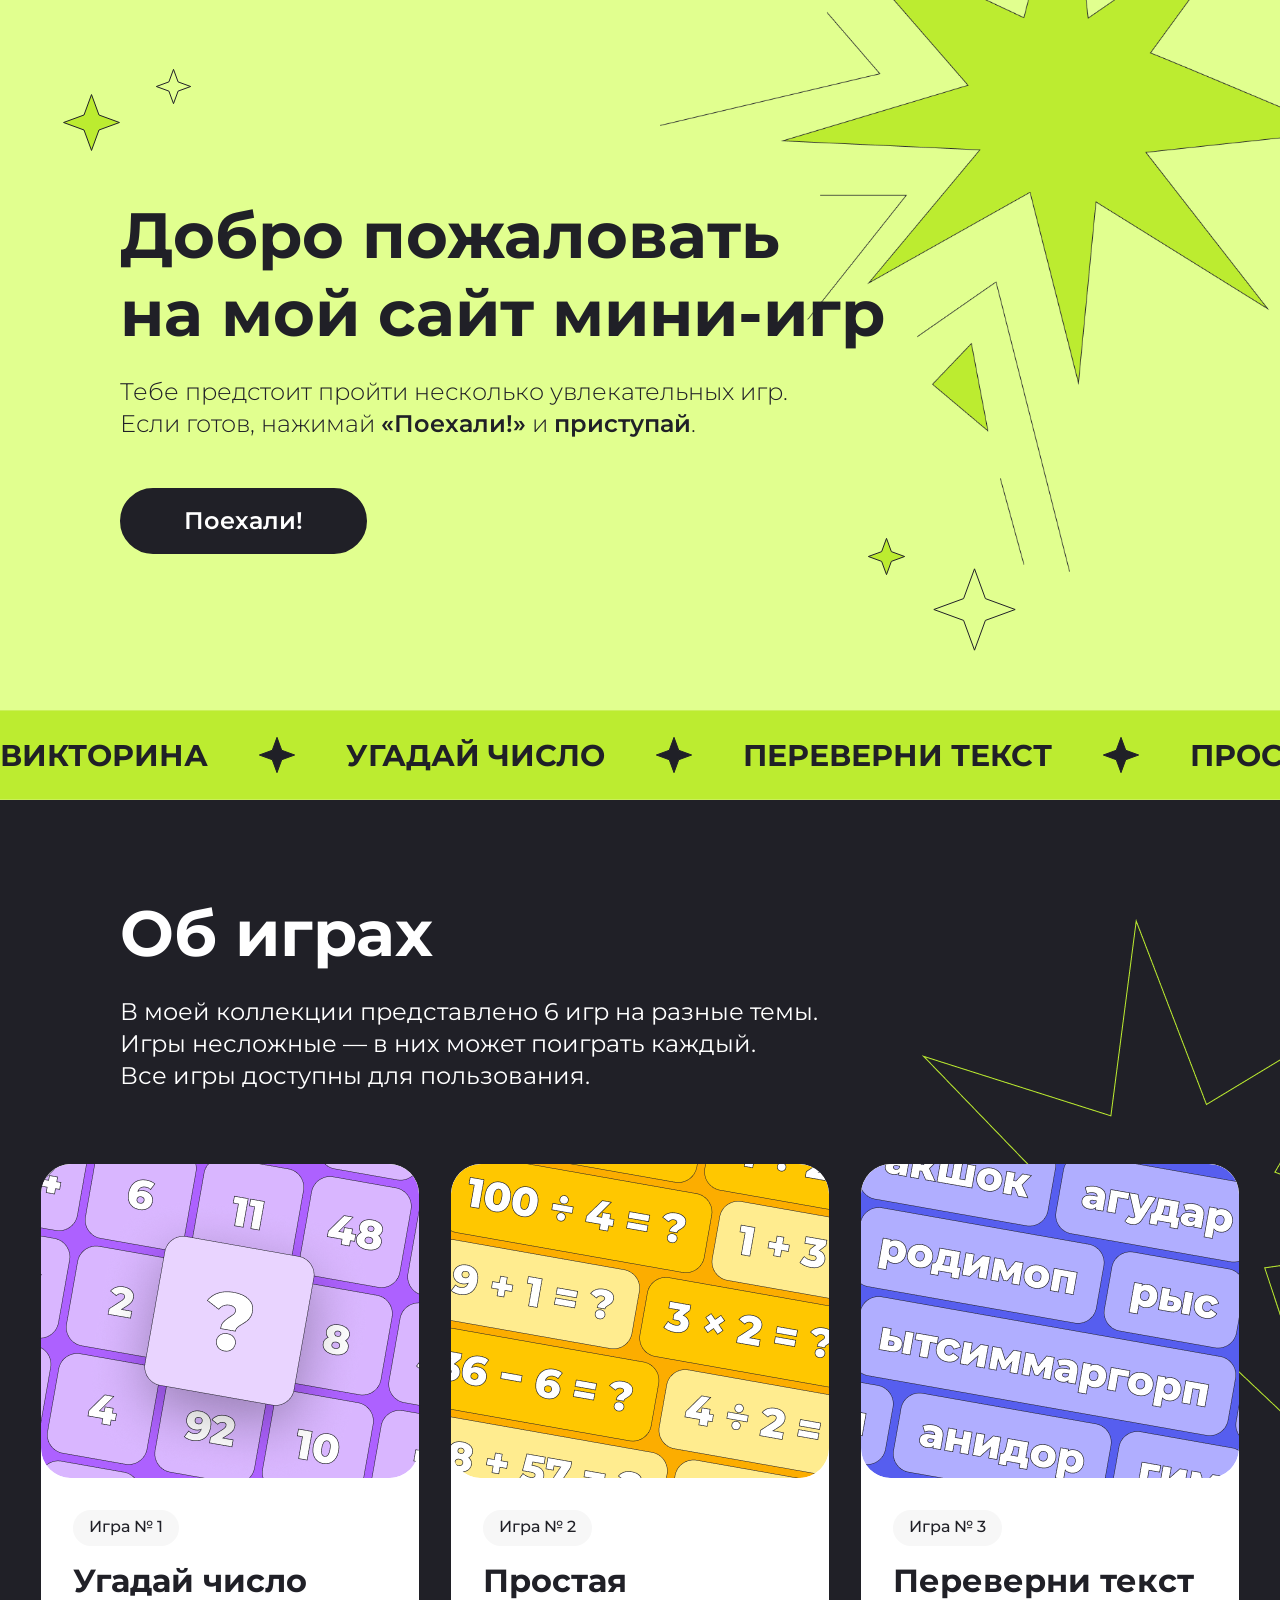
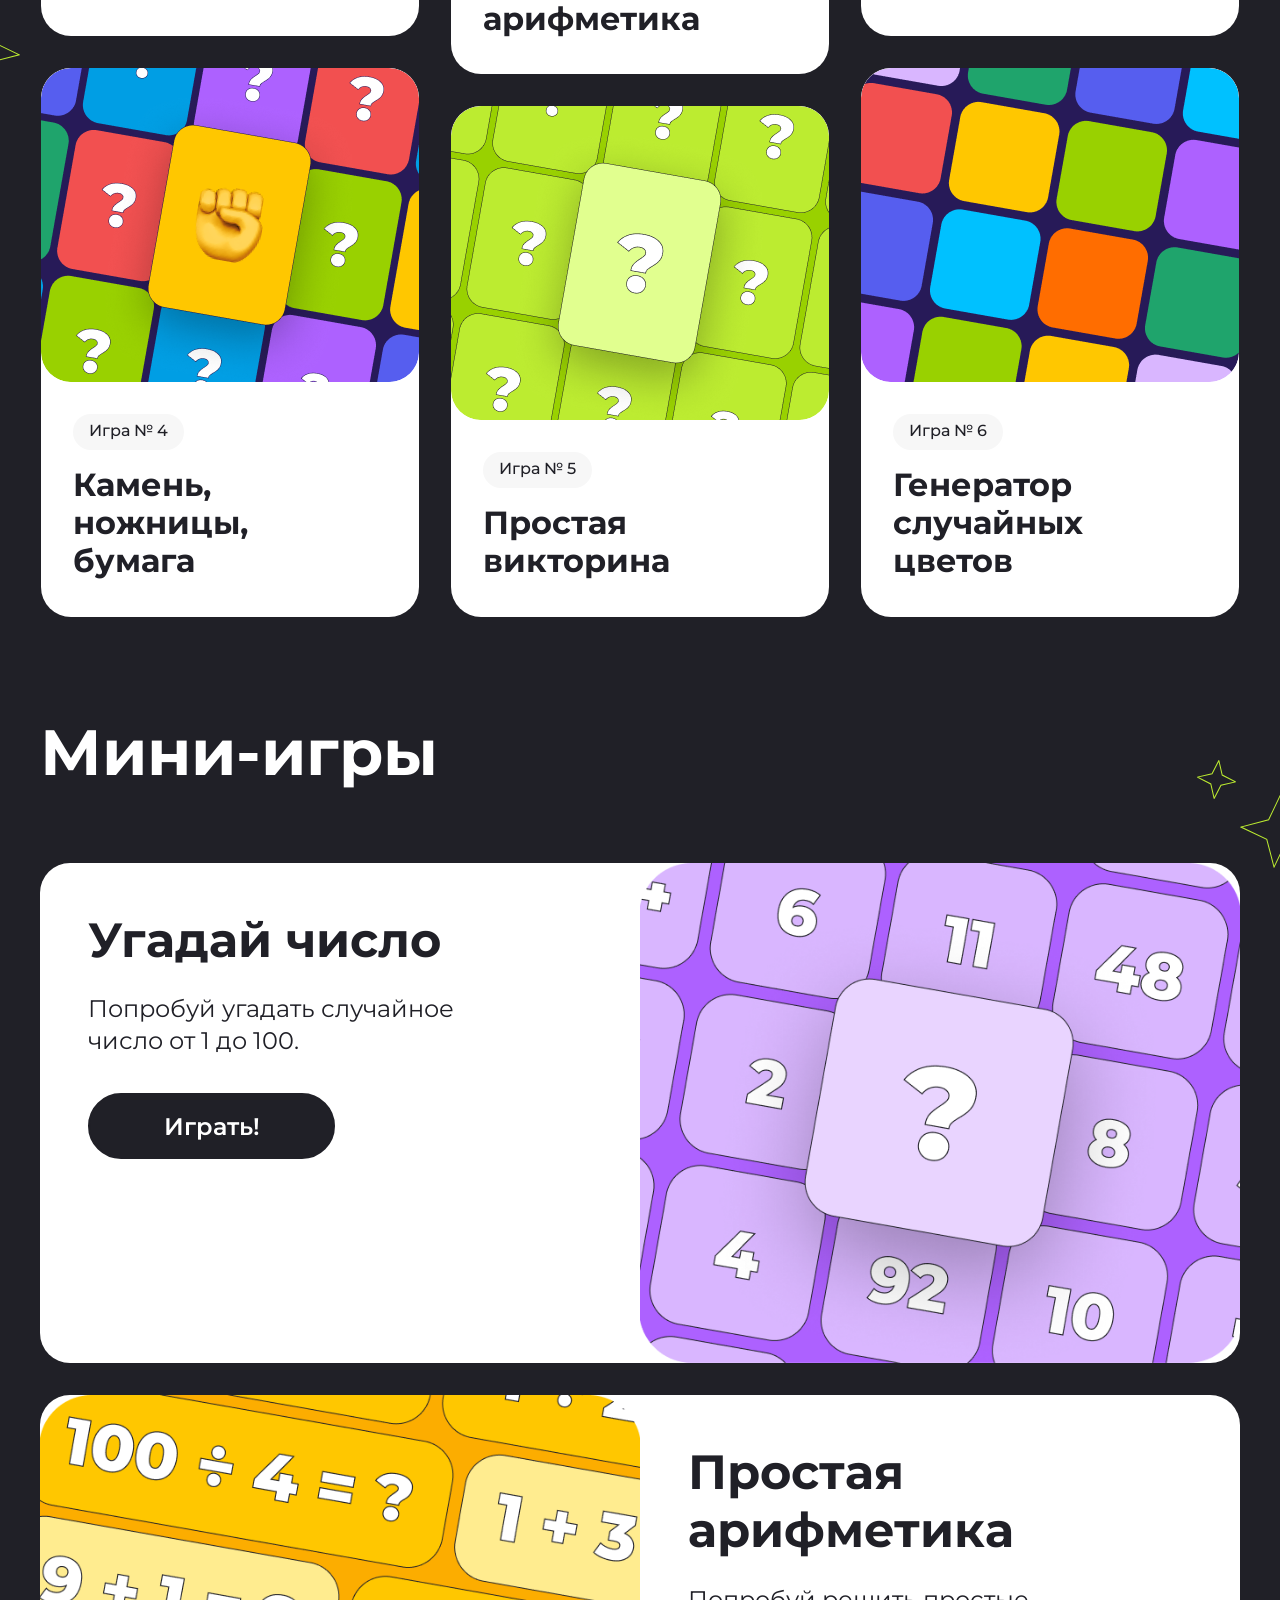
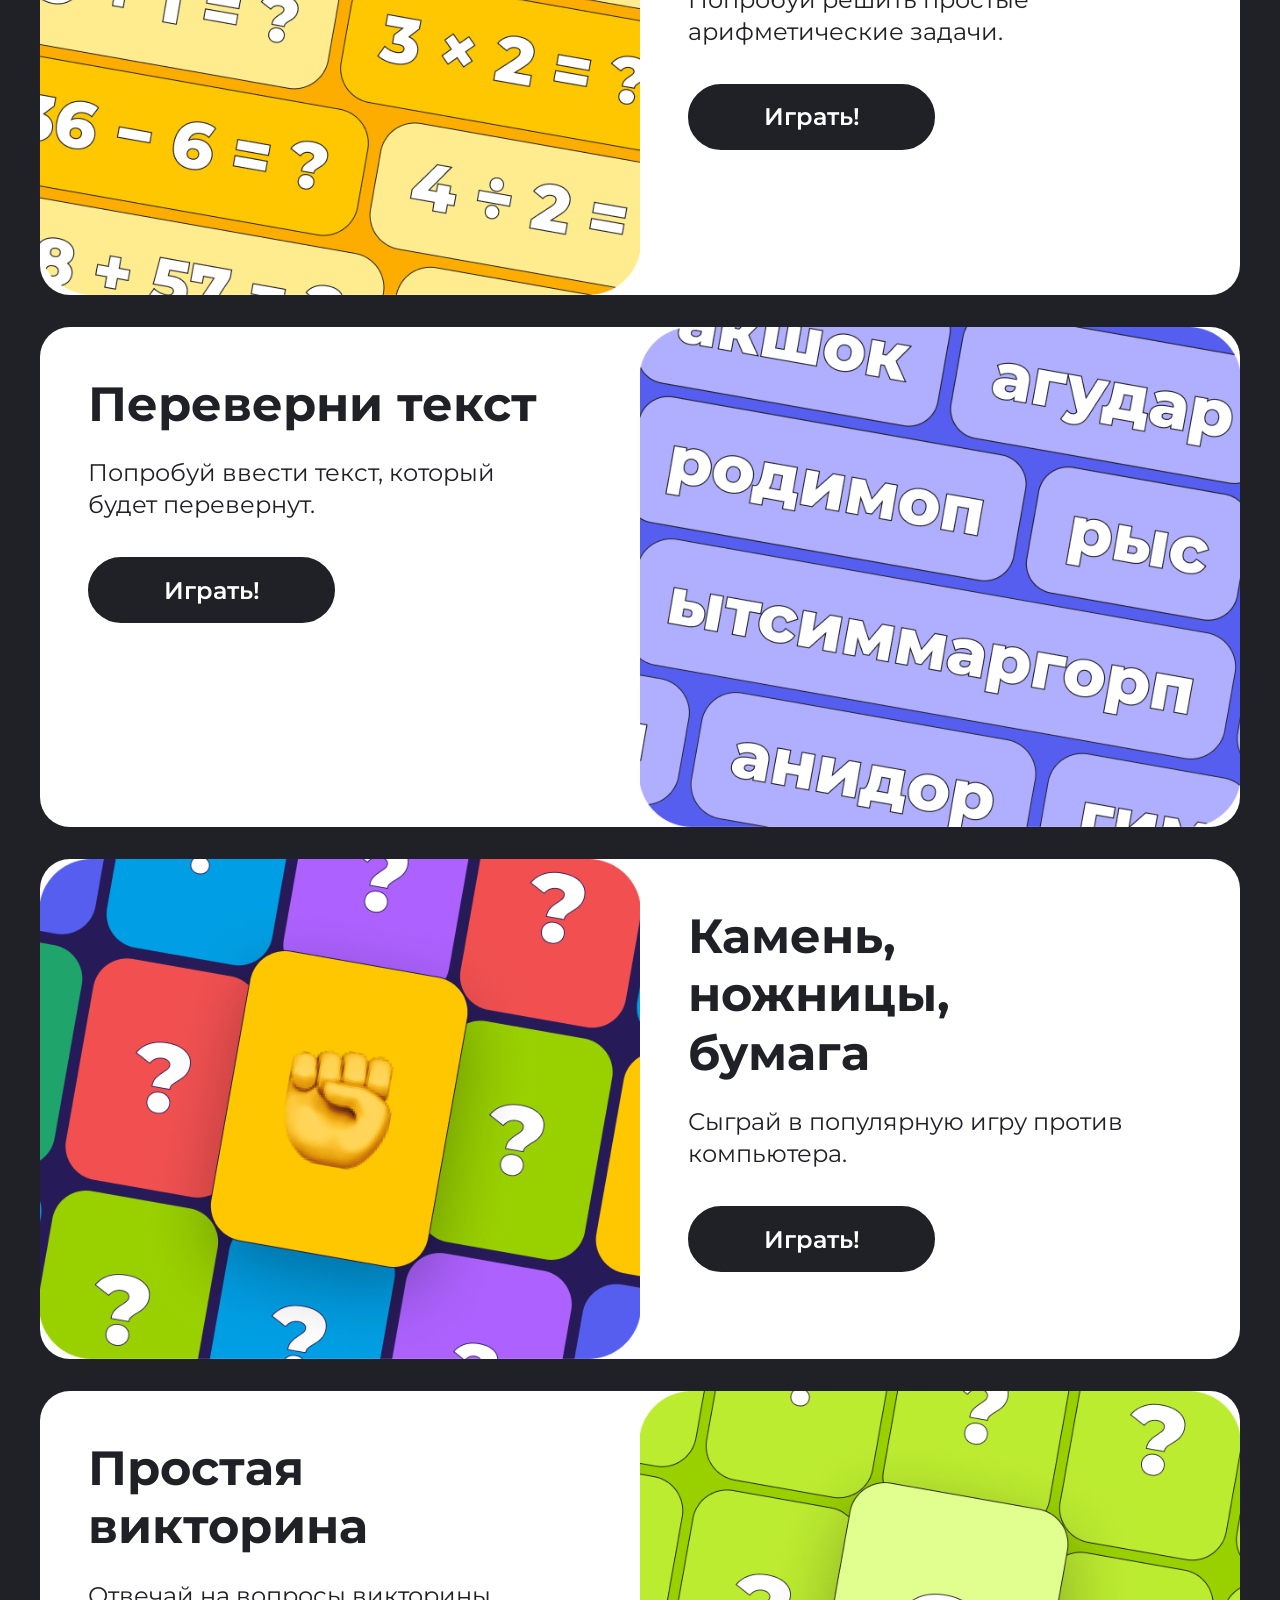
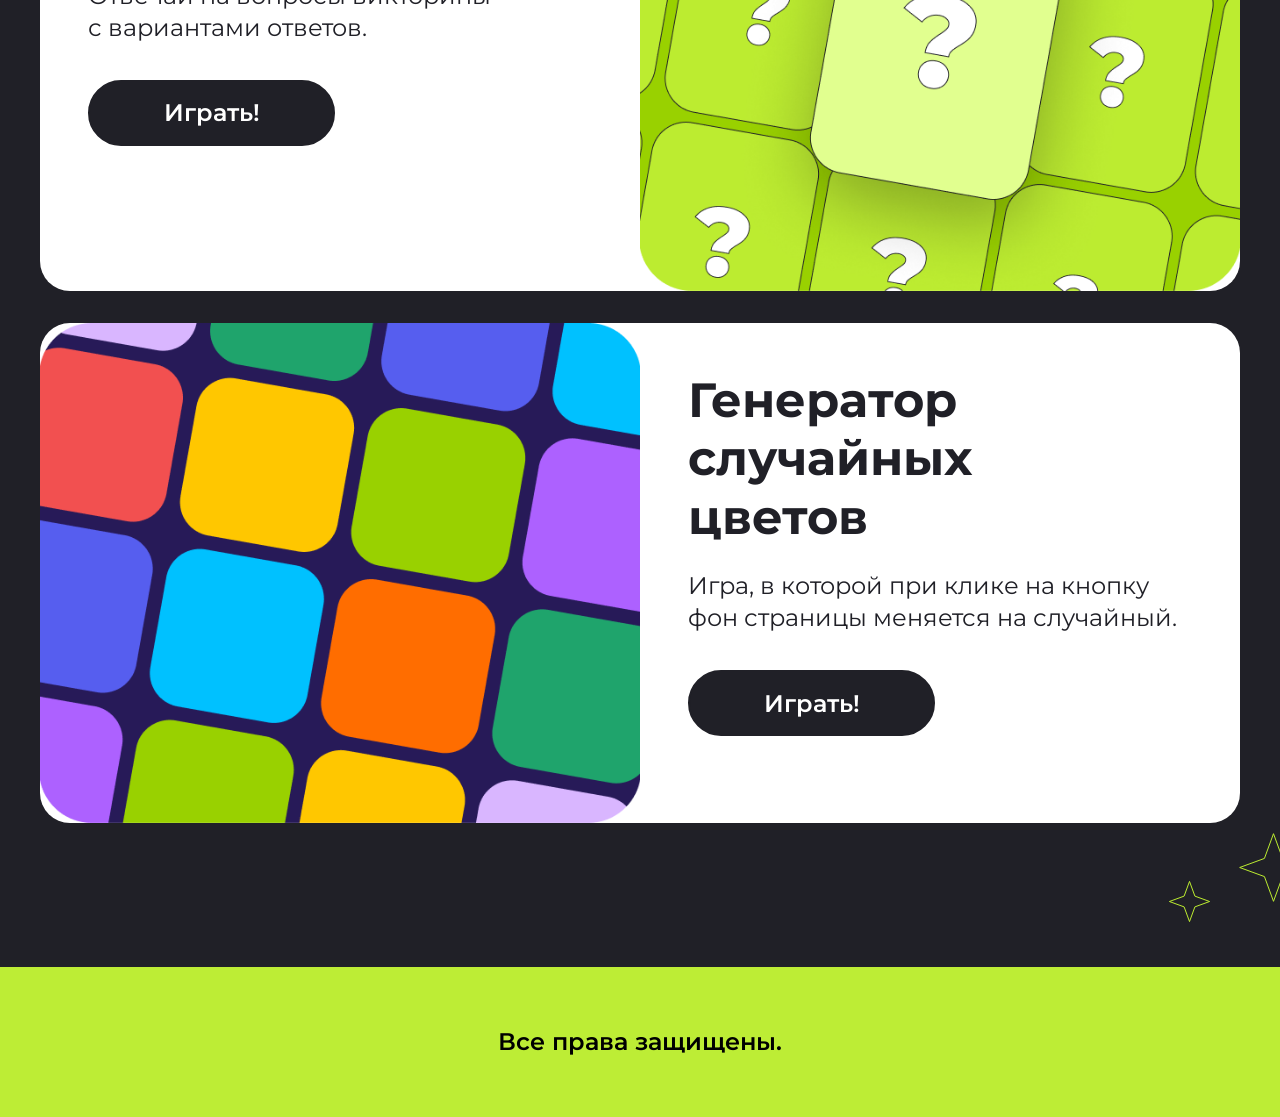
<file: index.html>
<!DOCTYPE html>
<html lang="ru">
<head>
  <meta charset="UTF-8">
  <meta name="viewport" content="width=device-width, initial-scale=1.0">
  <title>Сайт с мини-играми</title>
  <link rel="preconnect" href="https://fonts.googleapis.com">
  <link rel="preconnect" href="https://fonts.gstatic.com" crossorigin>
  <link href="https://fonts.googleapis.com/css2?family=Montserrat:wght@300;400;600;700&display=swap" rel="stylesheet">
  <link rel="stylesheet" href="style.css">
</head>
<body>
  <main>
    <!-- Block 1: Welcome -->
    <section class="welcome">
      <!-- decorations -->
      <img src="img/deco-starburst.png" alt="" class="welcome__deco welcome__deco--starburst" aria-hidden="true">
      <img src="img/deco-starburst-mobile.png" alt="" class="welcome__deco welcome__deco--starburst-mobile" aria-hidden="true">
      <img src="img/star-lime.svg" alt="" class="welcome__deco welcome__deco--star-1" aria-hidden="true">
      <img src="img/star-outline.svg" alt="" class="welcome__deco welcome__deco--star-2" aria-hidden="true">
      <img src="img/star-lime.svg" alt="" class="welcome__deco welcome__deco--star-3" aria-hidden="true">
      <img src="img/star-outline.svg" alt="" class="welcome__deco welcome__deco--star-4" aria-hidden="true">

      <div class="welcome__content">
        <div class="welcome__text">
          <h1 class="welcome__title">Добро пожаловать<br>на мой сайт мини-игр</h1>
          <p class="welcome__subtitle">Тебе предстоит пройти несколько увлекательных игр. <br class="welcome__br">Если готов, нажимай <span class="welcome__accent">«Поехали!»</span> и <span class="welcome__accent">приступай</span>.</p>
        </div>
        <!-- desktop: scrolls to "Об играх"; mobile: scrolls to "Мини-игры" -->
        <a href="#about" class="btn welcome__btn welcome__btn--desktop">Поехали!</a>
        <a href="#games" class="btn welcome__btn welcome__btn--mobile">Поехали!</a>
      </div>

      <!-- Animated ticker strip -->
      <div class="ticker" aria-hidden="true">
        <div class="ticker__track">
          <div class="ticker__group">
            <span class="ticker__item">Викторина</span>
            <img src="img/star-dark.svg" alt="" class="ticker__star">
            <span class="ticker__item">угадай число</span>
            <img src="img/star-dark.svg" alt="" class="ticker__star">
            <span class="ticker__item">Переверни текст</span>
            <img src="img/star-dark.svg" alt="" class="ticker__star">
            <span class="ticker__item">Простая арифметика</span>
            <img src="img/star-dark.svg" alt="" class="ticker__star">
            <span class="ticker__item">Камень, ножницы, бумага</span>
            <img src="img/star-dark.svg" alt="" class="ticker__star">
            <span class="ticker__item">Генератор случайных цветов</span>
            <img src="img/star-dark.svg" alt="" class="ticker__star">
          </div>
          <div class="ticker__group" aria-hidden="true">
            <span class="ticker__item">Викторина</span>
            <img src="img/star-dark.svg" alt="" class="ticker__star">
            <span class="ticker__item">угадай число</span>
            <img src="img/star-dark.svg" alt="" class="ticker__star">
            <span class="ticker__item">Переверни текст</span>
            <img src="img/star-dark.svg" alt="" class="ticker__star">
            <span class="ticker__item">Простая арифметика</span>
            <img src="img/star-dark.svg" alt="" class="ticker__star">
            <span class="ticker__item">Камень, ножницы, бумага</span>
            <img src="img/star-dark.svg" alt="" class="ticker__star">
            <span class="ticker__item">Генератор случайных цветов</span>
            <img src="img/star-dark.svg" alt="" class="ticker__star">
          </div>
        </div>
      </div>
    </section>

    <!-- Block 2: About games (hidden on mobile) -->
    <section class="about" id="about">
      <img src="img/deco-star-outline.png" alt="" class="about__deco about__deco--big" aria-hidden="true">
      <img src="img/star-outline-lime.svg" alt="" class="about__deco about__deco--small-1" aria-hidden="true">
      <img src="img/star-outline-lime.svg" alt="" class="about__deco about__deco--small-2" aria-hidden="true">

      <div class="about__inner">
        <div class="about__header">
          <h2 class="about__title">Об играх</h2>
          <p class="about__desc">В моей коллекции представлено 6 игр на разные темы.<br class="about__br"> Игры несложные — в них может поиграть каждый.<br class="about__br"> Все игры доступны для пользования.</p>
        </div>

        <div class="about__grid">

          <!-- Column 1 -->
          <div class="about__col">
            <a href="#game-1" class="game-card">
              <img src="img/game1.png" alt="Угадай число" class="game-card__cover">
              <div class="game-card__body">
                <span class="game-card__num">Игра № 1</span>
                <h3 class="game-card__name">Угадай число</h3>
              </div>
            </a>
            <a href="#game-4" class="game-card">
              <img src="img/game4.png" alt="Камень, ножницы, бумага" class="game-card__cover">
              <div class="game-card__body">
                <span class="game-card__num">Игра № 4</span>
                <h3 class="game-card__name">Камень, ножницы,<br>бумага</h3>
              </div>
            </a>
          </div>

          <!-- Column 2 -->
          <div class="about__col">
            <a href="#game-2" class="game-card">
              <img src="img/game2.png" alt="Простая арифметика" class="game-card__cover">
              <div class="game-card__body">
                <span class="game-card__num">Игра № 2</span>
                <h3 class="game-card__name">Простая арифметика</h3>
              </div>
            </a>
            <a href="#game-5" class="game-card">
              <img src="img/game5.png" alt="Простая викторина" class="game-card__cover">
              <div class="game-card__body">
                <span class="game-card__num">Игра № 5</span>
                <h3 class="game-card__name">Простая викторина</h3>
              </div>
            </a>
          </div>

          <!-- Column 3 -->
          <div class="about__col">
            <a href="#game-3" class="game-card">
              <img src="img/game3.png" alt="Переверни текст" class="game-card__cover">
              <div class="game-card__body">
                <span class="game-card__num">Игра № 3</span>
                <h3 class="game-card__name">Переверни текст</h3>
              </div>
            </a>
            <a href="#game-6" class="game-card">
              <img src="img/game6.png" alt="Генератор случайных цветов" class="game-card__cover">
              <div class="game-card__body">
                <span class="game-card__num">Игра № 6</span>
                <h3 class="game-card__name">Генератор случайных цветов</h3>
              </div>
            </a>
          </div>

        </div>
      </div>
    </section>

    <!-- Block 3: Mini-games -->
    <section class="games" id="games">
      <img src="img/star-outline-lime.svg" alt="" class="games__deco games__deco--star-1" aria-hidden="true">
      <img src="img/star-outline-lime.svg" alt="" class="games__deco games__deco--star-2" aria-hidden="true">
      <img src="img/star-outline-lime.svg" alt="" class="games__deco games__deco--star-3" aria-hidden="true">
      <img src="img/star-outline-lime.svg" alt="" class="games__deco games__deco--star-4" aria-hidden="true">
      <h2 class="games__title">Мини-игры</h2>
      <ul class="games__list">
        <li class="mini-card mini-card--reverse" id="game-1">
          <img src="img/mini-game1.png" alt="Угадай число" class="mini-card__cover" width="600" height="500">
          <div class="mini-card__body">
            <div class="mini-card__info">
              <h3 class="mini-card__title">Угадай число</h3>
              <p class="mini-card__text">Попробуй угадать случайное<br>число от 1 до 100.</p>
            </div>
            <button type="button" class="btn mini-card__btn" id="guess-start">Играть!</button>
          </div>
        </li>
        <li class="mini-card" id="game-2">
          <img src="img/mini-game2.png" alt="Простая арифметика" class="mini-card__cover" width="600" height="500">
          <div class="mini-card__body">
            <div class="mini-card__info">
              <h3 class="mini-card__title">Простая<br>арифметика</h3>
              <p class="mini-card__text">Попробуй решить простые<br>арифметические задачи.</p>
            </div>
            <button type="button" class="btn mini-card__btn" id="arithmetic-start">Играть!</button>
          </div>
        </li>
        <li class="mini-card mini-card--reverse" id="game-3">
          <img src="img/mini-game3.png" alt="Переверни текст" class="mini-card__cover" width="600" height="500">
          <div class="mini-card__body">
            <div class="mini-card__info">
              <h3 class="mini-card__title">Переверни текст</h3>
              <p class="mini-card__text">Попробуй ввести текст, который<br>будет перевернут.</p>
            </div>
            <button type="button" class="btn mini-card__btn" id="reverse-start">Играть!</button>
          </div>
        </li>
        <li class="mini-card" id="game-4">
          <img src="img/mini-game4.png" alt="Камень, ножницы, бумага" class="mini-card__cover" width="600" height="500">
          <div class="mini-card__body">
            <div class="mini-card__info">
              <h3 class="mini-card__title">Камень,<br>ножницы,<br>бумага</h3>
              <p class="mini-card__text">Сыграй в популярную игру против компьютера.</p>
            </div>
            <button type="button" class="btn mini-card__btn" id="rps-start">Играть!</button>
          </div>
        </li>
        <li class="mini-card mini-card--reverse" id="game-5">
          <img src="img/mini-game5.png" alt="Простая викторина" class="mini-card__cover" width="600" height="500">
          <div class="mini-card__body">
            <div class="mini-card__info">
              <h3 class="mini-card__title">Простая<br>викторина</h3>
              <p class="mini-card__text">Отвечай на вопросы викторины<br>с вариантами ответов.</p>
            </div>
            <button type="button" class="btn mini-card__btn" id="quiz-start">Играть!</button>
          </div>
        </li>
        <li class="mini-card" id="game-6">
          <img src="img/mini-game6.png" alt="Генератор случайных цветов" class="mini-card__cover" width="600" height="500">
          <div class="mini-card__body">
            <div class="mini-card__info">
              <h3 class="mini-card__title">Генератор<br>случайных<br>цветов</h3>
              <p class="mini-card__text">Игра, в которой при клике<br class="mini-card__br"> на кнопку фон страницы меняется на случайный.</p>
            </div>
            <button type="button" class="btn mini-card__btn" id="color-start">Играть!</button>
          </div>
        </li>
      </ul>
    </section>
  </main>

  <footer class="footer">
    <p class="footer__text">Все права защищены.</p>
  </footer>

  <script src="guess-number.js"></script>
  <script src="arithmetic.js"></script>
  <script src="reverse-text.js"></script>
  <script src="rock-paper-scissors.js"></script>
  <script src="quiz.js"></script>
  <script src="color-generator.js"></script>
</body>
</html>
</file>
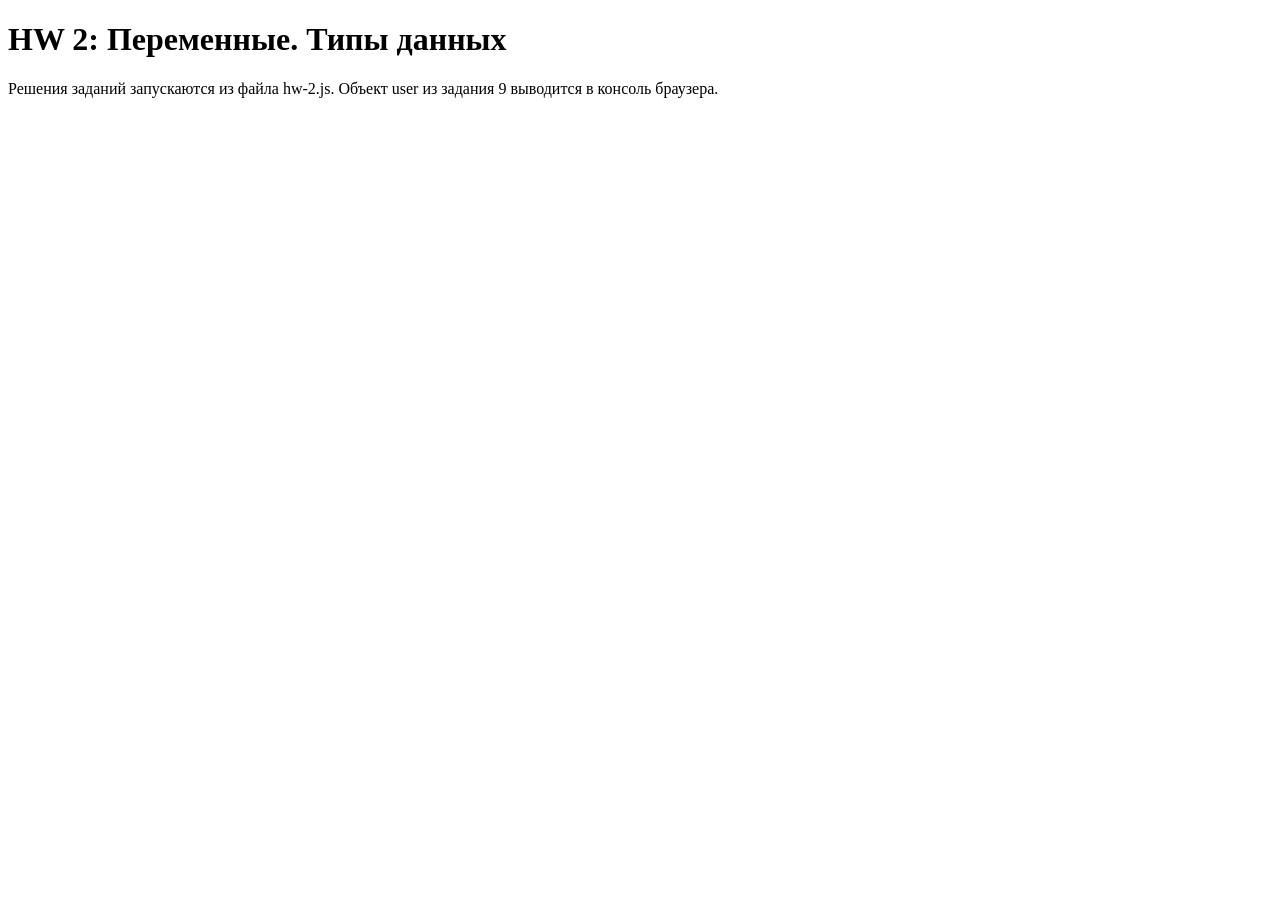
<file: hw-2.html>
<!DOCTYPE html>
<html lang="ru">
<head>
  <meta charset="UTF-8">
  <meta name="viewport" content="width=device-width, initial-scale=1.0">
  <title>HW 2: Переменные. Типы данных</title>
</head>
<body>
  <h1>HW 2: Переменные. Типы данных</h1>
  <p>Решения заданий запускаются из файла hw-2.js. Объект user из задания 9 выводится в консоль браузера.</p>
  <script src="hw-2.js"></script>
</body>
</html>
</file>
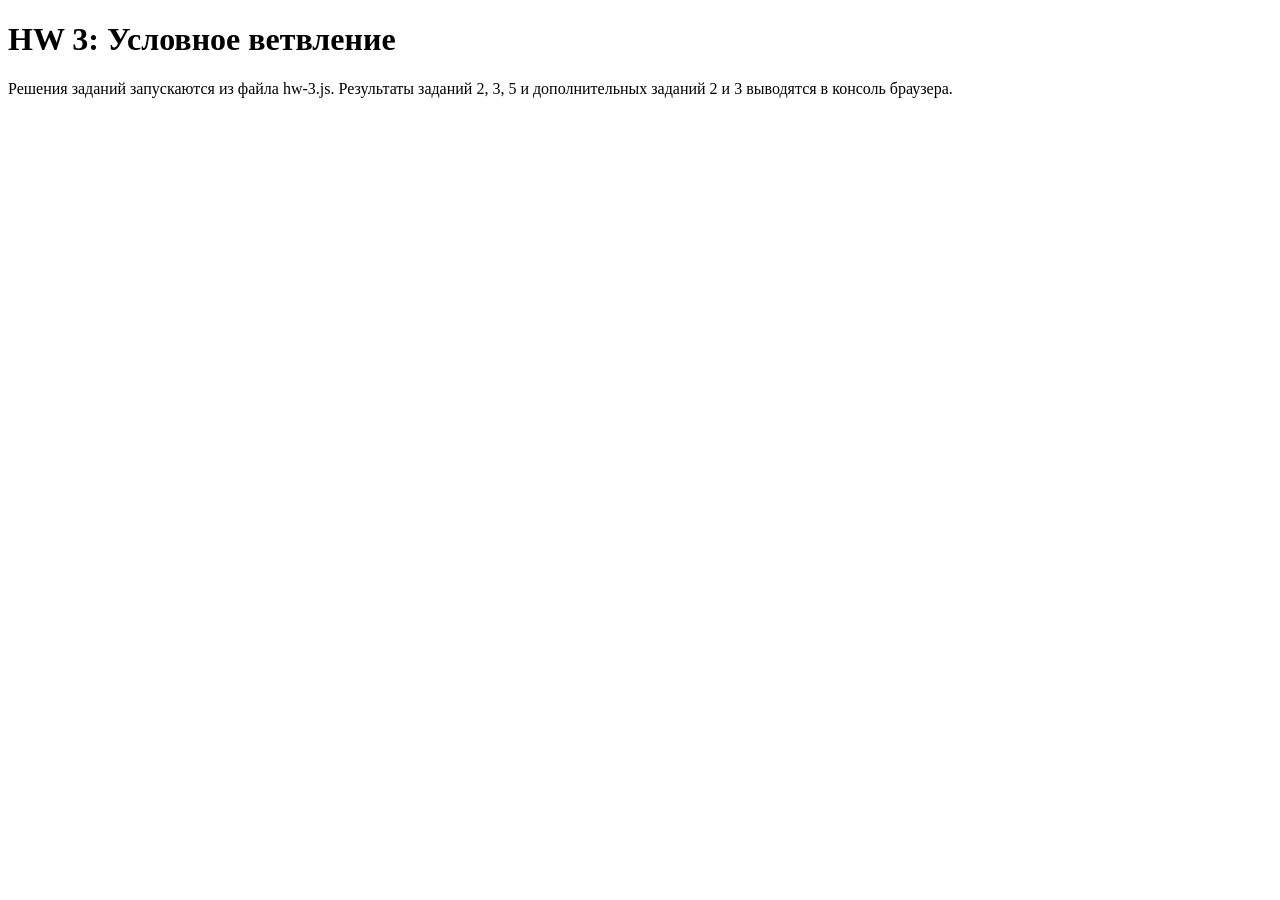
<file: hw-3.html>
<!DOCTYPE html>
<html lang="ru">
<head>
  <meta charset="UTF-8">
  <meta name="viewport" content="width=device-width, initial-scale=1.0">
  <title>HW 3: Условное ветвление</title>
</head>
<body>
  <h1>HW 3: Условное ветвление</h1>
  <p>Решения заданий запускаются из файла hw-3.js. Результаты заданий 2, 3, 5 и дополнительных заданий 2 и 3 выводятся в консоль браузера.</p>
  <script src="hw-3.js"></script>
</body>
</html>
</file>
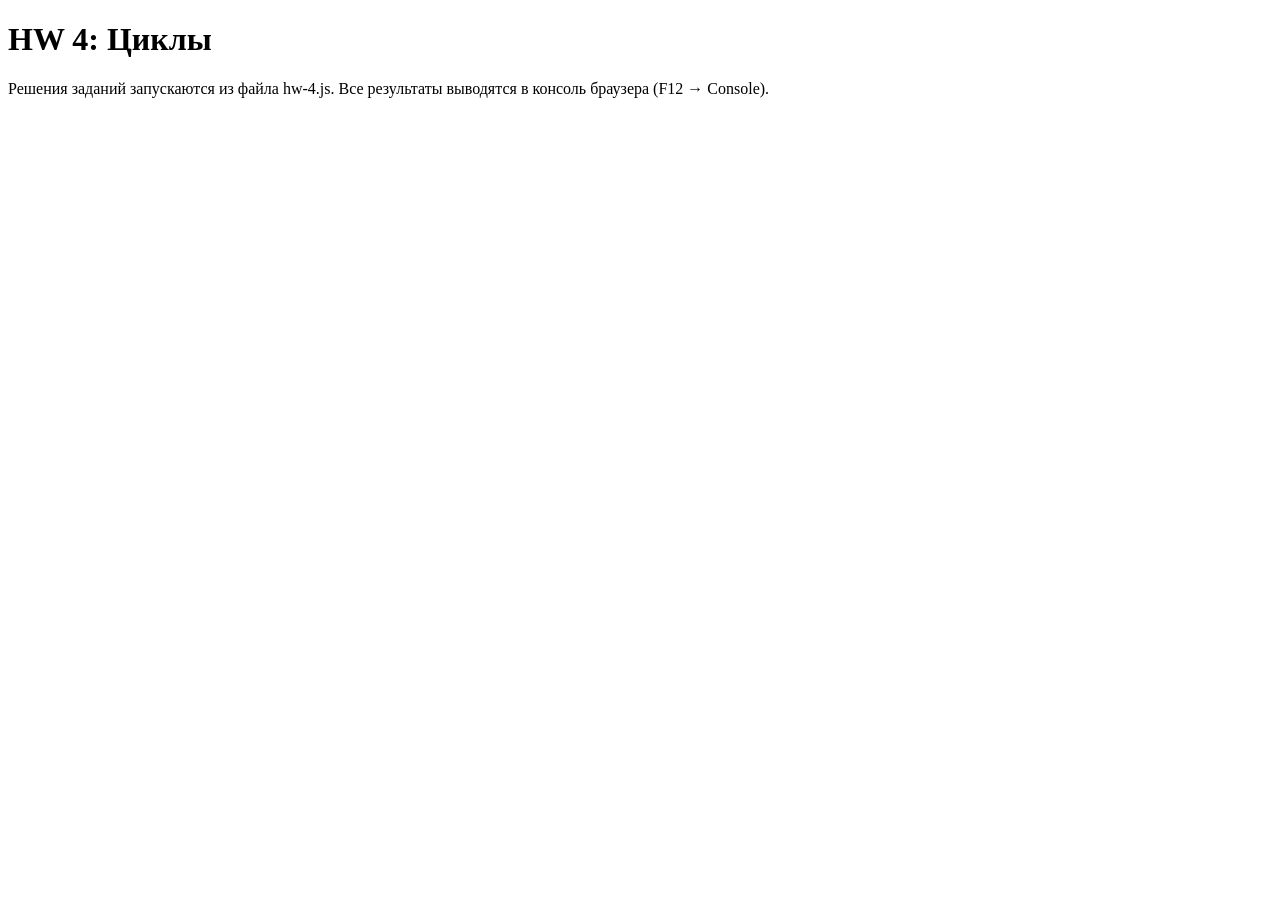
<file: hw-4.html>
<!DOCTYPE html>
<html lang="ru">
<head>
  <meta charset="UTF-8">
  <meta name="viewport" content="width=device-width, initial-scale=1.0">
  <title>HW 4: Циклы</title>
</head>
<body>
  <h1>HW 4: Циклы</h1>
  <p>Решения заданий запускаются из файла hw-4.js. Все результаты выводятся в консоль браузера (F12 → Console).</p>
  <script src="hw-4.js"></script>
</body>
</html>
</file>
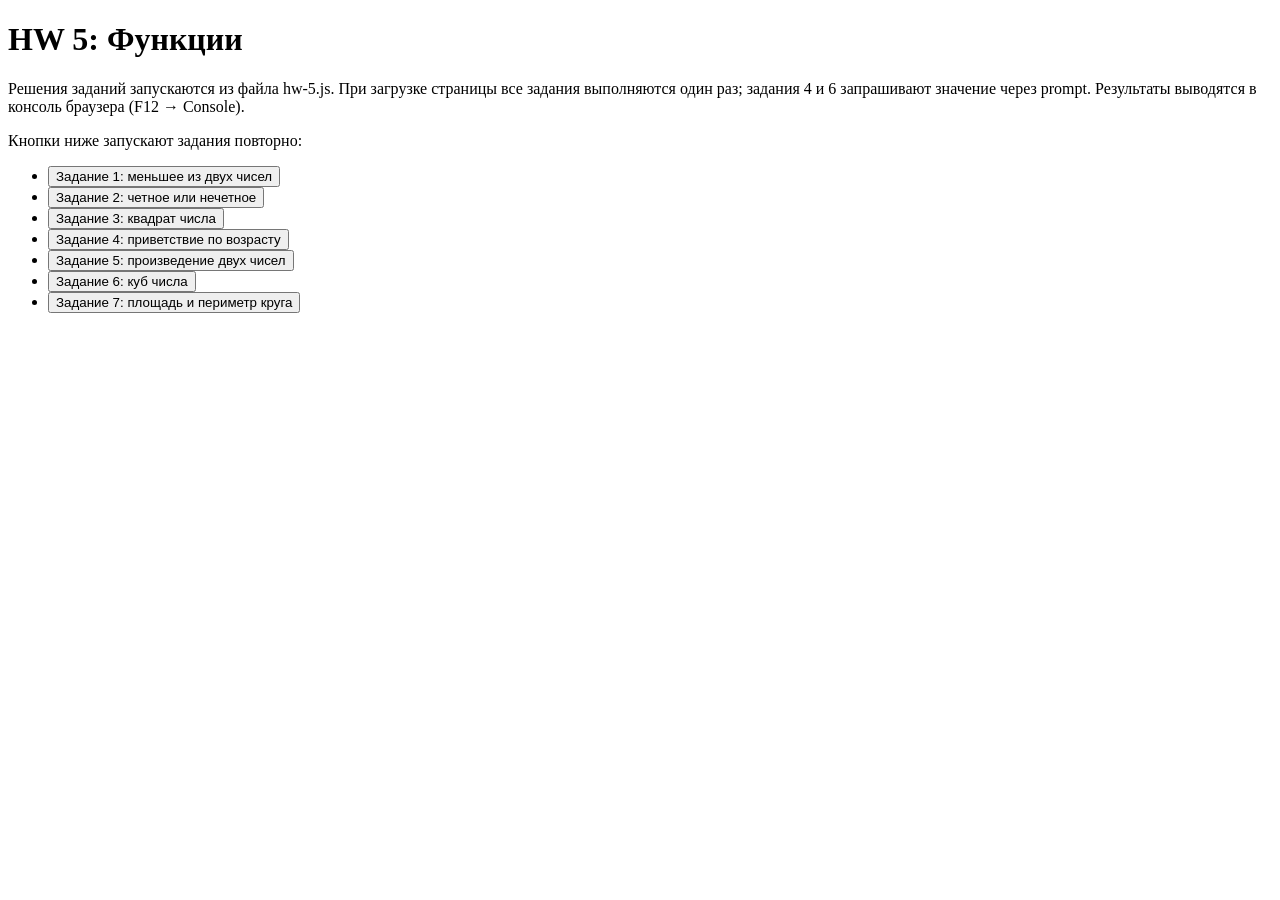
<file: hw-5.html>
<!DOCTYPE html>
<html lang="ru">
<head>
  <meta charset="UTF-8">
  <meta name="viewport" content="width=device-width, initial-scale=1.0">
  <title>HW 5: Функции</title>
</head>
<body>
  <h1>HW 5: Функции</h1>
  <p>Решения заданий запускаются из файла hw-5.js. При загрузке страницы все задания выполняются один раз; задания 4 и 6 запрашивают значение через prompt. Результаты выводятся в консоль браузера (F12 → Console).</p>
  <p>Кнопки ниже запускают задания повторно:</p>
  <ul>
    <li><button type="button" data-task="1">Задание 1: меньшее из двух чисел</button></li>
    <li><button type="button" data-task="2">Задание 2: четное или нечетное</button></li>
    <li><button type="button" data-task="3">Задание 3: квадрат числа</button></li>
    <li><button type="button" data-task="4">Задание 4: приветствие по возрасту</button></li>
    <li><button type="button" data-task="5">Задание 5: произведение двух чисел</button></li>
    <li><button type="button" data-task="6">Задание 6: куб числа</button></li>
    <li><button type="button" data-task="7">Задание 7: площадь и периметр круга</button></li>
  </ul>
  <script src="hw-5.js"></script>
</body>
</html>
</file>
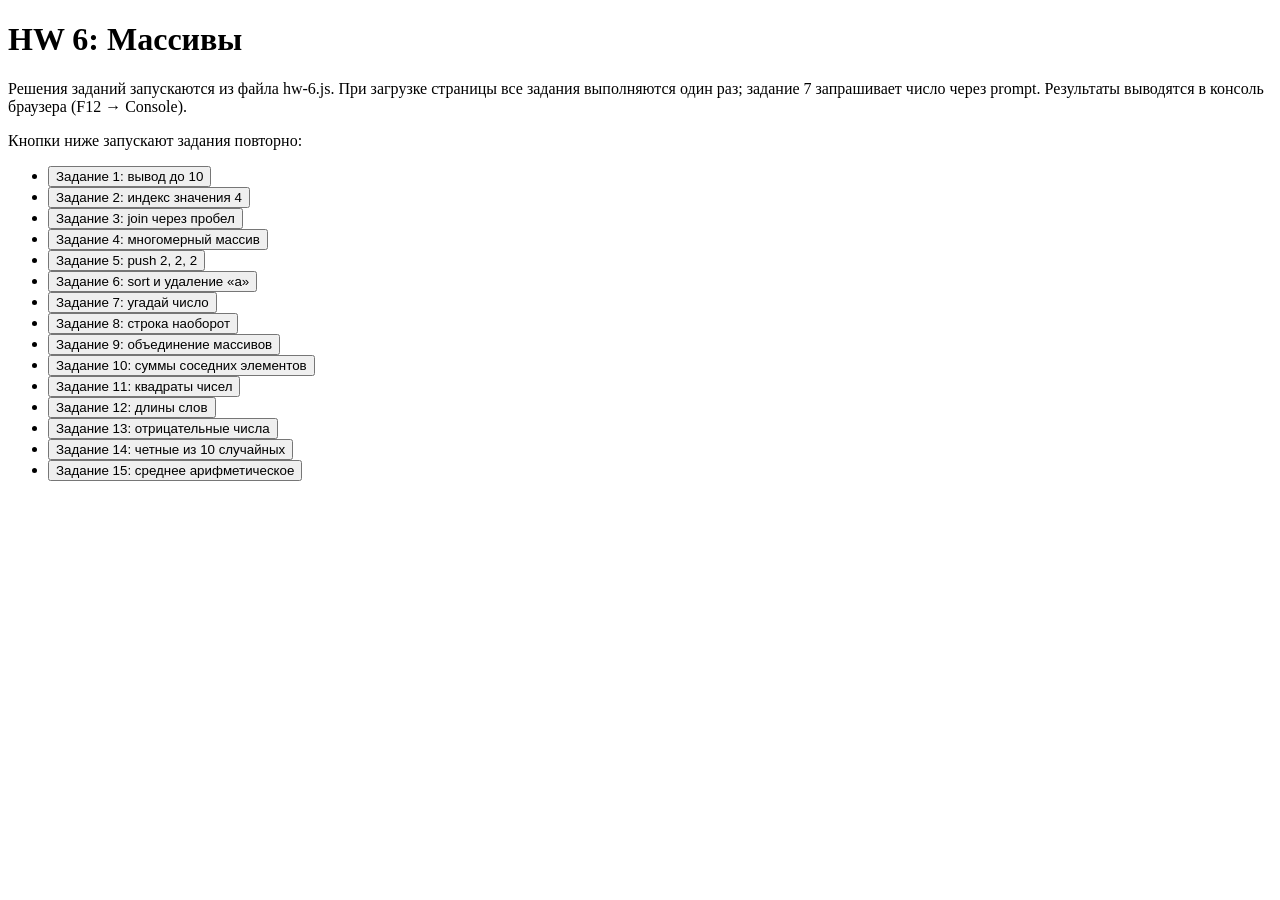
<file: hw-6.html>
<!DOCTYPE html>
<html lang="ru">
<head>
  <meta charset="UTF-8">
  <meta name="viewport" content="width=device-width, initial-scale=1.0">
  <title>HW 6: Массивы</title>
</head>
<body>
  <h1>HW 6: Массивы</h1>
  <p>Решения заданий запускаются из файла hw-6.js. При загрузке страницы все задания выполняются один раз; задание 7 запрашивает число через prompt. Результаты выводятся в консоль браузера (F12 → Console).</p>
  <p>Кнопки ниже запускают задания повторно:</p>
  <ul>
    <li><button type="button" data-task="1">Задание 1: вывод до 10</button></li>
    <li><button type="button" data-task="2">Задание 2: индекс значения 4</button></li>
    <li><button type="button" data-task="3">Задание 3: join через пробел</button></li>
    <li><button type="button" data-task="4">Задание 4: многомерный массив</button></li>
    <li><button type="button" data-task="5">Задание 5: push 2, 2, 2</button></li>
    <li><button type="button" data-task="6">Задание 6: sort и удаление «a»</button></li>
    <li><button type="button" data-task="7">Задание 7: угадай число</button></li>
    <li><button type="button" data-task="8">Задание 8: строка наоборот</button></li>
    <li><button type="button" data-task="9">Задание 9: объединение массивов</button></li>
    <li><button type="button" data-task="10">Задание 10: суммы соседних элементов</button></li>
    <li><button type="button" data-task="11">Задание 11: квадраты чисел</button></li>
    <li><button type="button" data-task="12">Задание 12: длины слов</button></li>
    <li><button type="button" data-task="13">Задание 13: отрицательные числа</button></li>
    <li><button type="button" data-task="14">Задание 14: четные из 10 случайных</button></li>
    <li><button type="button" data-task="15">Задание 15: среднее арифметическое</button></li>
  </ul>
  <script src="hw-6.js"></script>
</body>
</html>
</file>
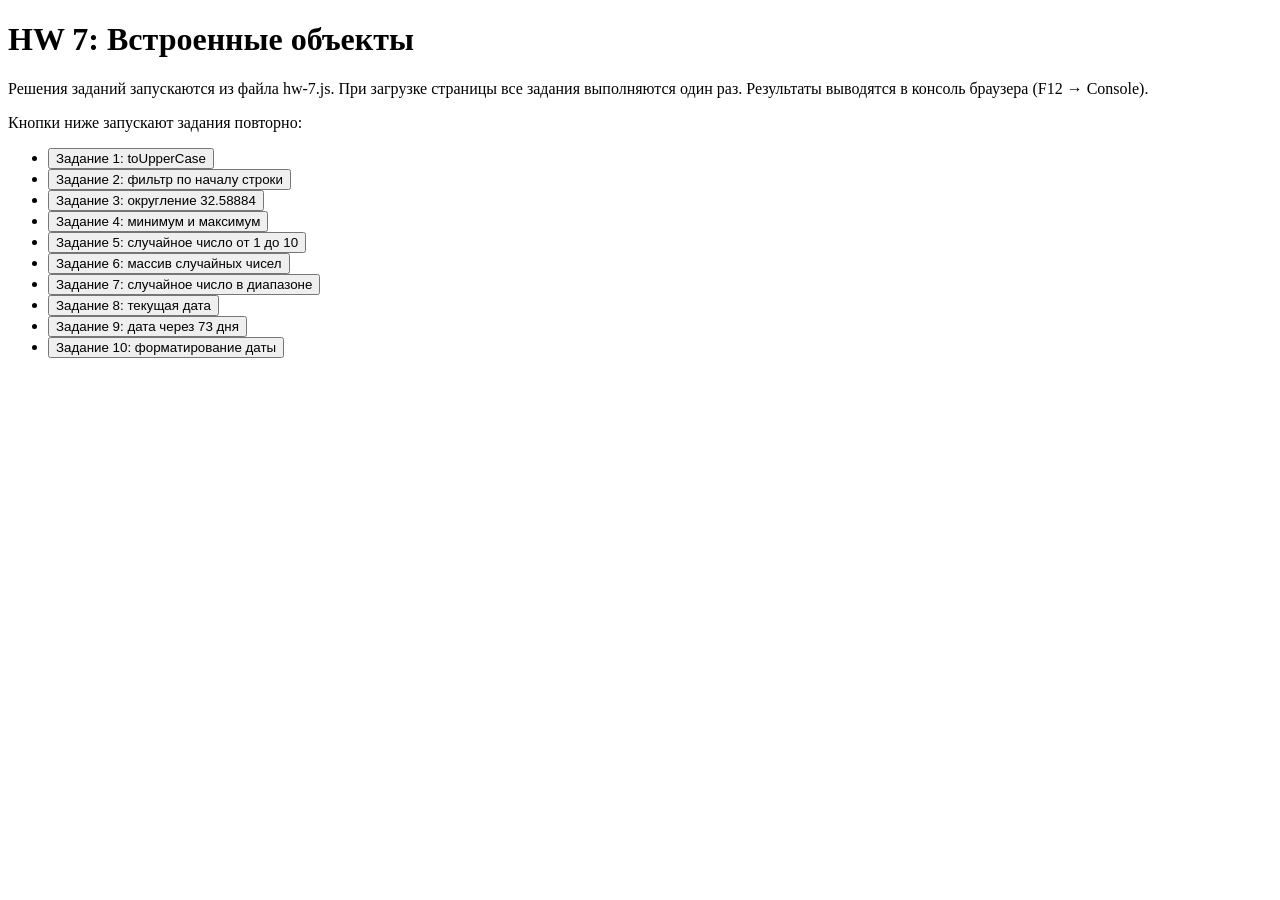
<file: hw-7.html>
<!DOCTYPE html>
<html lang="ru">
<head>
  <meta charset="UTF-8">
  <meta name="viewport" content="width=device-width, initial-scale=1.0">
  <title>HW 7: Встроенные объекты</title>
</head>
<body>
  <h1>HW 7: Встроенные объекты</h1>
  <p>Решения заданий запускаются из файла hw-7.js. При загрузке страницы все задания выполняются один раз. Результаты выводятся в консоль браузера (F12 → Console).</p>
  <p>Кнопки ниже запускают задания повторно:</p>
  <ul>
    <li><button type="button" data-task="1">Задание 1: toUpperCase</button></li>
    <li><button type="button" data-task="2">Задание 2: фильтр по началу строки</button></li>
    <li><button type="button" data-task="3">Задание 3: округление 32.58884</button></li>
    <li><button type="button" data-task="4">Задание 4: минимум и максимум</button></li>
    <li><button type="button" data-task="5">Задание 5: случайное число от 1 до 10</button></li>
    <li><button type="button" data-task="6">Задание 6: массив случайных чисел</button></li>
    <li><button type="button" data-task="7">Задание 7: случайное число в диапазоне</button></li>
    <li><button type="button" data-task="8">Задание 8: текущая дата</button></li>
    <li><button type="button" data-task="9">Задание 9: дата через 73 дня</button></li>
    <li><button type="button" data-task="10">Задание 10: форматирование даты</button></li>
  </ul>
  <script src="hw-7.js"></script>
</body>
</html>
</file>
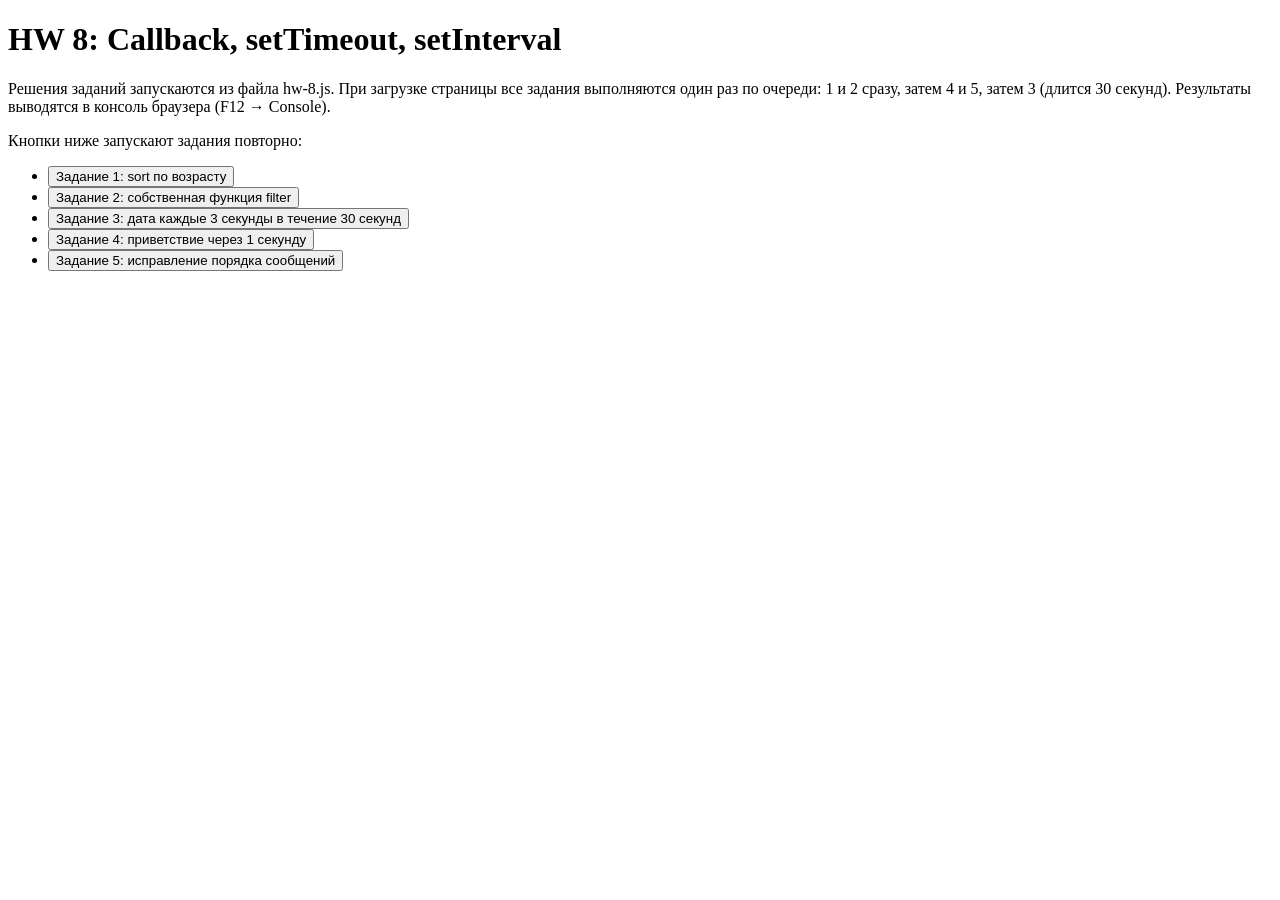
<file: hw-8.html>
<!DOCTYPE html>
<html lang="ru">
<head>
  <meta charset="UTF-8">
  <meta name="viewport" content="width=device-width, initial-scale=1.0">
  <title>HW 8: Callback, setTimeout, setInterval</title>
</head>
<body>
  <h1>HW 8: Callback, setTimeout, setInterval</h1>
  <p>Решения заданий запускаются из файла hw-8.js. При загрузке страницы все задания выполняются один раз по очереди: 1 и 2 сразу, затем 4 и 5, затем 3 (длится 30 секунд). Результаты выводятся в консоль браузера (F12 → Console).</p>
  <p>Кнопки ниже запускают задания повторно:</p>
  <ul>
    <li><button type="button" data-task="1">Задание 1: sort по возрасту</button></li>
    <li><button type="button" data-task="2">Задание 2: собственная функция filter</button></li>
    <li><button type="button" data-task="3">Задание 3: дата каждые 3 секунды в течение 30 секунд</button></li>
    <li><button type="button" data-task="4">Задание 4: приветствие через 1 секунду</button></li>
    <li><button type="button" data-task="5">Задание 5: исправление порядка сообщений</button></li>
  </ul>
  <script src="hw-8.js"></script>
</body>
</html>
</file>
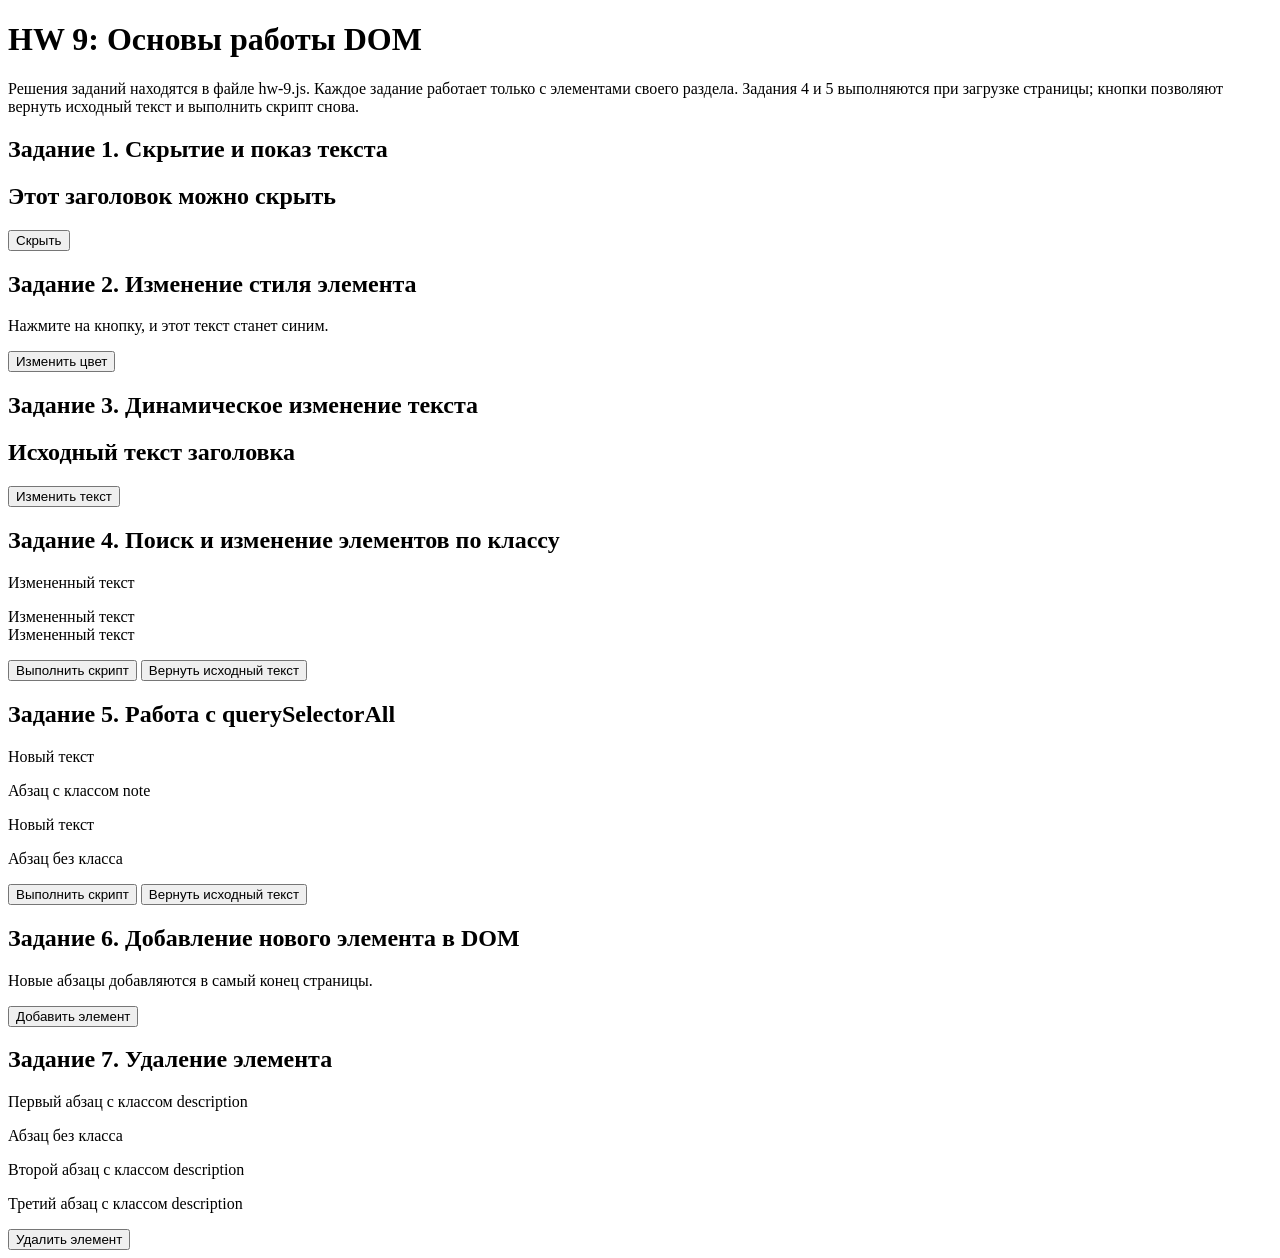
<file: hw-9.html>
<!DOCTYPE html>
<html lang="ru">
<head>
  <meta charset="UTF-8">
  <meta name="viewport" content="width=device-width, initial-scale=1.0">
  <title>HW 9: Основы работы DOM</title>
</head>
<body>
  <header>
    <h1>HW 9: Основы работы DOM</h1>
    <p>Решения заданий находятся в файле hw-9.js. Каждое задание работает только с элементами своего раздела. Задания 4 и 5 выполняются при загрузке страницы; кнопки позволяют вернуть исходный текст и выполнить скрипт снова.</p>
  </header>

  <main>
    <section id="task-1">
      <h2>Задание 1. Скрытие и показ текста</h2>
      <h1 class="task-1__title">Этот заголовок можно скрыть</h1>
      <button type="button" class="task-1__btn">Скрыть</button>
    </section>

    <section id="task-2">
      <h2>Задание 2. Изменение стиля элемента</h2>
      <p class="task-2__text">Нажмите на кнопку, и этот текст станет синим.</p>
      <button type="button" class="task-2__btn">Изменить цвет</button>
    </section>

    <section id="task-3">
      <h2>Задание 3. Динамическое изменение текста</h2>
      <h1 class="task-3__title">Исходный текст заголовка</h1>
      <button type="button" class="task-3__btn">Изменить текст</button>
    </section>

    <section id="task-4">
      <h2>Задание 4. Поиск и изменение элементов по классу</h2>
      <p class="description">Первое описание</p>
      <div class="description">Второе описание</div>
      <span class="description">Третье описание</span>
      <p>
        <button type="button" class="task-4__run">Выполнить скрипт</button>
        <button type="button" class="task-4__reset">Вернуть исходный текст</button>
      </p>
    </section>

    <section id="task-5">
      <h2>Задание 5. Работа с querySelectorAll</h2>
      <p class="description">Абзац с классом description</p>
      <p class="note">Абзац с классом note</p>
      <p class="description">Еще один абзац с классом description</p>
      <p>Абзац без класса</p>
      <p>
        <button type="button" class="task-5__run">Выполнить скрипт</button>
        <button type="button" class="task-5__reset">Вернуть исходный текст</button>
      </p>
    </section>

    <section id="task-6">
      <h2>Задание 6. Добавление нового элемента в DOM</h2>
      <p>Новые абзацы добавляются в самый конец страницы.</p>
      <button type="button" class="task-6__btn">Добавить элемент</button>
    </section>

    <section id="task-7">
      <h2>Задание 7. Удаление элемента</h2>
      <p class="description">Первый абзац с классом description</p>
      <p>Абзац без класса</p>
      <p class="description">Второй абзац с классом description</p>
      <p class="description">Третий абзац с классом description</p>
      <button type="button" class="task-7__btn">Удалить элемент</button>
    </section>
  </main>

  <script src="hw-9.js"></script>
</body>
</html>
</file>
<file: style.css>
/* === Reset & Base === */
*, *::before, *::after {
  box-sizing: border-box;
  margin: 0;
  padding: 0;
}

html {
  scroll-behavior: smooth;
}

body {
  /* Color of the section titles that sit directly on the page background;
     the random color generator (game 6) switches it between light and dark */
  --page-text-color: #ffffff;
  font-family: 'Montserrat', sans-serif;
  background-color: #202027;
  color: #202027;
  transition: background-color 0.3s ease;
}

a {
  text-decoration: none;
  color: inherit;
}

ul {
  list-style: none;
}

/* === Welcome block === */
.welcome {
  position: relative;
  min-height: 800px;
  background-color: #E1FF8F;
  display: flex;
  align-items: center;
  padding: 120px 120px 170px;
  overflow: hidden;
}

.welcome__content {
  position: relative;
  z-index: 1;
  display: flex;
  flex-direction: column;
  align-items: flex-start;
  gap: 48px;
  max-width: 769px;
}

.welcome__text {
  display: flex;
  flex-direction: column;
  gap: 24px;
}

.welcome__title {
  font-size: 64px;
  font-weight: 700;
  line-height: 1.22;
  color: #202027;
}

.welcome__subtitle {
  font-size: 24px;
  font-weight: 300;
  line-height: 1.33;
  color: #202027;
}

.welcome__accent {
  font-weight: 600;
}

/* === Button (shared block: "Поехали!" and "Играть!") === */
.btn {
  display: inline-flex;
  align-items: center;
  justify-content: center;
  width: 247px;
  height: 66px;
  padding: 16px 28px;
  background-color: #202027;
  color: #ffffff;
  font-family: 'Montserrat', sans-serif;
  font-size: 24px;
  font-weight: 600;
  border-radius: 60px;
  border: 2px solid #202027;
  transition: background-color 0.2s, color 0.2s;
  cursor: pointer;
}

/* The mobile button is hidden on desktop */
.welcome__btn--mobile {
  display: none;
}

/* === Decorative elements (welcome) === */
.welcome__deco {
  position: absolute;
  pointer-events: none;
  user-select: none;
}

/* Big spiky starburst + outline lightning lines: top-right, partially overflows */
.welcome__deco--starburst {
  width: 680px;
  top: -160px;
  right: -60px;
}

/* The mobile starburst is hidden on desktop */
.welcome__deco--starburst-mobile {
  display: none;
}

/* Small 4-point stars (positions follow the 1440px Figma layout) */
.welcome__deco--star-1 {
  width: 57px;
  top: 94px;
  left: 63px;
}

.welcome__deco--star-2 {
  width: 35px;
  top: 69px;
  left: 156px;
}

.welcome__deco--star-3 {
  width: 37px;
  top: 538px;
  left: calc(50% + 228px);
}

.welcome__deco--star-4 {
  width: 83px;
  top: 568px;
  left: calc(50% + 293px);
}

/* === Ticker strip === */
.ticker {
  position: absolute;
  z-index: 2;
  left: 0;
  right: 0;
  bottom: 0;
  height: 90px;
  background-color: #BCEC30;
  border-top: 1px solid rgba(255, 255, 255, 0.2);
  border-bottom: 1px solid rgba(255, 255, 255, 0.2);
  overflow: hidden;
}

.ticker__track {
  display: flex;
  width: max-content;
  height: 100%;
  align-items: center;
  animation: ticker-scroll 30s linear infinite;
}

.ticker__group {
  display: flex;
  flex-shrink: 0;
  align-items: center;
  gap: 51px;
  padding-right: 51px;
}

.ticker__item {
  font-size: 30px;
  font-weight: 700;
  line-height: 33px;
  white-space: nowrap;
  text-transform: uppercase;
  color: #202027;
}

.ticker__star {
  width: 36px;
  height: 36px;
  flex-shrink: 0;
}

@keyframes ticker-scroll {
  from {
    transform: translateX(0);
  }

  to {
    transform: translateX(-50%);
  }
}

/* === About block === */
.about {
  position: relative;
  padding: 94px 120px 50px;
  overflow: hidden;
}

.about__inner {
  position: relative;
  z-index: 1;
  max-width: 1200px;
  margin: 0 auto;
  display: flex;
  flex-direction: column;
  gap: 72px;
}

.about__header {
  display: flex;
  flex-direction: column;
  gap: 24px;
}

.about__title {
  font-size: 64px;
  font-weight: 700;
  color: var(--page-text-color);
}

.about__desc {
  font-size: 24px;
  font-weight: 400;
  color: var(--page-text-color);
  max-width: 788px;
  line-height: 32px;
}

.about__grid {
  display: grid;
  grid-template-columns: repeat(3, 378px);
  gap: 32px;
  justify-content: center;
}

.about__col {
  display: flex;
  flex-direction: column;
  gap: 32px;
}

/* The bottom card fills the column, so all columns end at the same height */
.about__col .game-card:last-child {
  flex-grow: 1;
}

/* Decorative elements (about) */
.about__deco {
  position: absolute;
  pointer-events: none;
  user-select: none;
}

.about__deco--big {
  width: 567px;
  top: 119px;
  left: calc(50% + 255px);
}

.about__deco--small-1 {
  width: 34px;
  top: 770px;
  left: calc(50% - 695px);
  transform: rotate(5.4deg);
}

.about__deco--small-2 {
  width: 60px;
  top: 822px;
  left: calc(50% - 680px);
  transform: rotate(5.4deg);
}

/* === Game card (About block) === */
.game-card {
  display: flex;
  flex-direction: column;
  background-color: #ffffff;
  border-radius: 30px;
  overflow: hidden;
  transition: transform 0.25s ease;
}


.game-card__cover {
  width: 100%;
  height: 314px;
  object-fit: cover;
  border-radius: 30px;
  display: block;
}

.game-card__body {
  padding: 32px 32px 36px;
  display: flex;
  flex-direction: column;
  gap: 16px;
}

/* Figma: the game number is a light grey pill */
.game-card__num {
  align-self: flex-start;
  padding: 8px 16px 10px;
  background-color: #f7f7f7;
  border-radius: 52px;
  font-size: 16px;
  font-weight: 500;
  line-height: 1.1;
  color: #202027;
}

.game-card__name {
  font-size: 32px;
  font-weight: 700;
  color: #202027;
  line-height: 1.2;
}

/* === Mini-games block === */
.games {
  position: relative;
  padding: 46px 40px 144px;
  overflow: hidden;
}

.games__title {
  max-width: 1200px;
  margin: 0 auto 72px;
  font-size: 64px;
  font-weight: 700;
  line-height: 1.22;
  color: var(--page-text-color);
}

.games__list {
  display: flex;
  flex-direction: column;
  gap: 32px;
  max-width: 1200px;
  margin: 0 auto;
}

/* Decorative elements (mini-games) */
.games__deco {
  position: absolute;
  pointer-events: none;
  user-select: none;
}

.games__deco--star-1 {
  width: 75px;
  top: 126px;
  left: calc(50% + 600px);
  transform: rotate(5.4deg);
}

.games__deco--star-2 {
  width: 39px;
  top: 93px;
  left: calc(50% + 557px);
  transform: rotate(7.1deg);
}

.games__deco--star-3 {
  width: 69px;
  bottom: 65px;
  left: calc(50% + 599px);
}

.games__deco--star-4 {
  width: 41px;
  bottom: 45px;
  left: calc(50% + 529px);
}

/* === Mini-game card === */
/* Cover on the left, text on the right; the --reverse modifier swaps them */
.mini-card {
  display: flex;
  min-height: 500px;
  scroll-margin-top: 32px;
  overflow: hidden;
  background-color: #ffffff;
  border-radius: 30px;
}

.mini-card--reverse {
  flex-direction: row-reverse;
}

.mini-card__cover {
  display: block;
  flex: 0 0 50%;
  width: 50%;
  height: 500px;
  object-fit: cover;
  border-radius: 30px;
}

.mini-card__body {
  display: flex;
  flex: 0 0 50%;
  flex-direction: column;
  align-items: flex-start;
  gap: 36px;
  padding: 48px;
}

.mini-card__info {
  display: flex;
  flex-direction: column;
  gap: 24px;
}

.mini-card__title {
  font-size: 48px;
  font-weight: 700;
  line-height: 1.22;
  color: #202027;
}

.mini-card__text {
  max-width: 497px;
  font-size: 24px;
  font-weight: 400;
  line-height: 32px;
  color: #202027;
}

/* Line break used only in the mobile version */
.mini-card__br {
  display: none;
}

/* === Footer === */
.footer {
  display: flex;
  align-items: center;
  justify-content: center;
  height: 150px;
  background-color: #BDED35;
}

.footer__text {
  font-size: 24px;
  font-weight: 600;
  color: #000000;
}

/* Hover effects exist only on larger screens */
@media (min-width: 768px) {
  .btn:hover {
    background-color: transparent;
    color: #202027;
  }

  /* Figma: the hovered card grows from 378px to 406px without overlapping its neighbours */
  .game-card:hover {
    position: relative;
    z-index: 1;
    transform: scale(1.074);
  }
}

/* === Tablet (free-form) === */
@media (max-width: 1199px) and (min-width: 768px) {
  .welcome {
    padding: 80px 60px 170px;
  }

  .welcome__title {
    font-size: 48px;
  }

  .about {
    padding: 80px 40px;
  }

  /* Figma's three-line breaks are desktop-only; on tablets the text wraps freely */
  .about__br {
    display: none;
  }

  .about__grid {
    grid-template-columns: repeat(3, minmax(0, 1fr));
  }

  .about__title {
    font-size: 48px;
  }

  .game-card__name {
    font-size: 24px;
  }

  .games__title {
    font-size: 48px;
  }

  .games__deco {
    display: none;
  }

  .mini-card {
    min-height: 0;
  }

  .mini-card__cover {
    height: auto;
    aspect-ratio: 6 / 5;
  }

  .mini-card__body {
    padding: 32px;
  }

  .mini-card__title {
    font-size: 36px;
  }

  .mini-card__text {
    font-size: 20px;
    line-height: 28px;
  }
}

/* === Mobile (375px layout) === */
@media (max-width: 767px) {
  /* Welcome */
  .welcome {
    display: block;
    min-height: 700px;
    padding: 147px 18px 0;
  }

  .welcome__content {
    align-items: center;
    gap: 36px;
    max-width: none;
    text-align: center;
  }

  .welcome__text {
    max-width: 296px;
  }

  .welcome__title {
    font-size: 40px;
    line-height: 1.22;
  }

  .welcome__subtitle {
    font-size: 16px;
    font-weight: 400;
    line-height: 1.22;
  }

  .welcome__br {
    display: none;
  }

  .btn {
    height: 55px;
    font-size: 16px;
  }

  .welcome__btn {
    width: 285px;
    max-width: 100%;
  }

  .welcome__btn--desktop {
    display: none;
  }

  .welcome__btn--mobile {
    display: inline-flex;
  }

  /* Welcome decorations */
  .welcome__deco--starburst {
    display: none;
  }

  .welcome__deco--starburst-mobile {
    display: block;
    width: 247.5px;
    top: -83.5px;
    right: -88.5px;
  }

  .welcome__deco--star-1 {
    width: 35px;
    top: 97px;
    left: 38px;
  }

  .welcome__deco--star-2 {
    width: 21px;
    top: 64px;
    left: 92px;
  }

  .welcome__deco--star-3 {
    width: 18px;
    top: 557px;
    left: auto;
    right: 84px;
  }

  .welcome__deco--star-4 {
    width: 39px;
    top: 580px;
    left: auto;
    right: 32px;
  }

  /* Ticker strip */
  .ticker {
    height: 51px;
  }

  .ticker__group {
    gap: 27px;
    padding-right: 27px;
  }

  .ticker__item {
    font-size: 16px;
    line-height: 17.6px;
  }

  .ticker__star {
    width: 19px;
    height: 19px;
  }

  /* "About" block is hidden on mobile */
  .about {
    display: none;
  }

  /* Mini-games block: cover above the text in every card */
  .games {
    padding: 48px 16px 10px;
  }

  .games__title {
    max-width: 480px;
    margin-bottom: 48px;
    font-size: 40px;
  }

  /* On large phones the cards stop growing at 480px and stay centered */
  .games__list {
    max-width: 480px;
    gap: 24px;
  }

  .games__deco {
    display: none;
  }

  .mini-card,
  .mini-card--reverse {
    flex-direction: column;
    min-height: 0;
  }

  .mini-card__cover {
    flex: none;
    width: 100%;
    height: auto;
    aspect-ratio: 343 / 285;
  }

  .mini-card__body {
    flex: none;
    align-items: stretch;
    gap: 32px;
    padding: 29px 29px 33px;
  }

  .mini-card__info {
    gap: 16px;
  }

  .mini-card__title {
    font-size: 32px;
    line-height: 39px;
  }

  .mini-card__text {
    font-size: 16px;
    line-height: 20px;
    color: #000000;
  }

  .mini-card__br {
    display: inline;
  }

  .mini-card__btn {
    width: 100%;
  }

  /* Footer */
  .footer {
    height: 100px;
  }

  .footer__text {
    font-size: 16px;
  }
}
</file>
